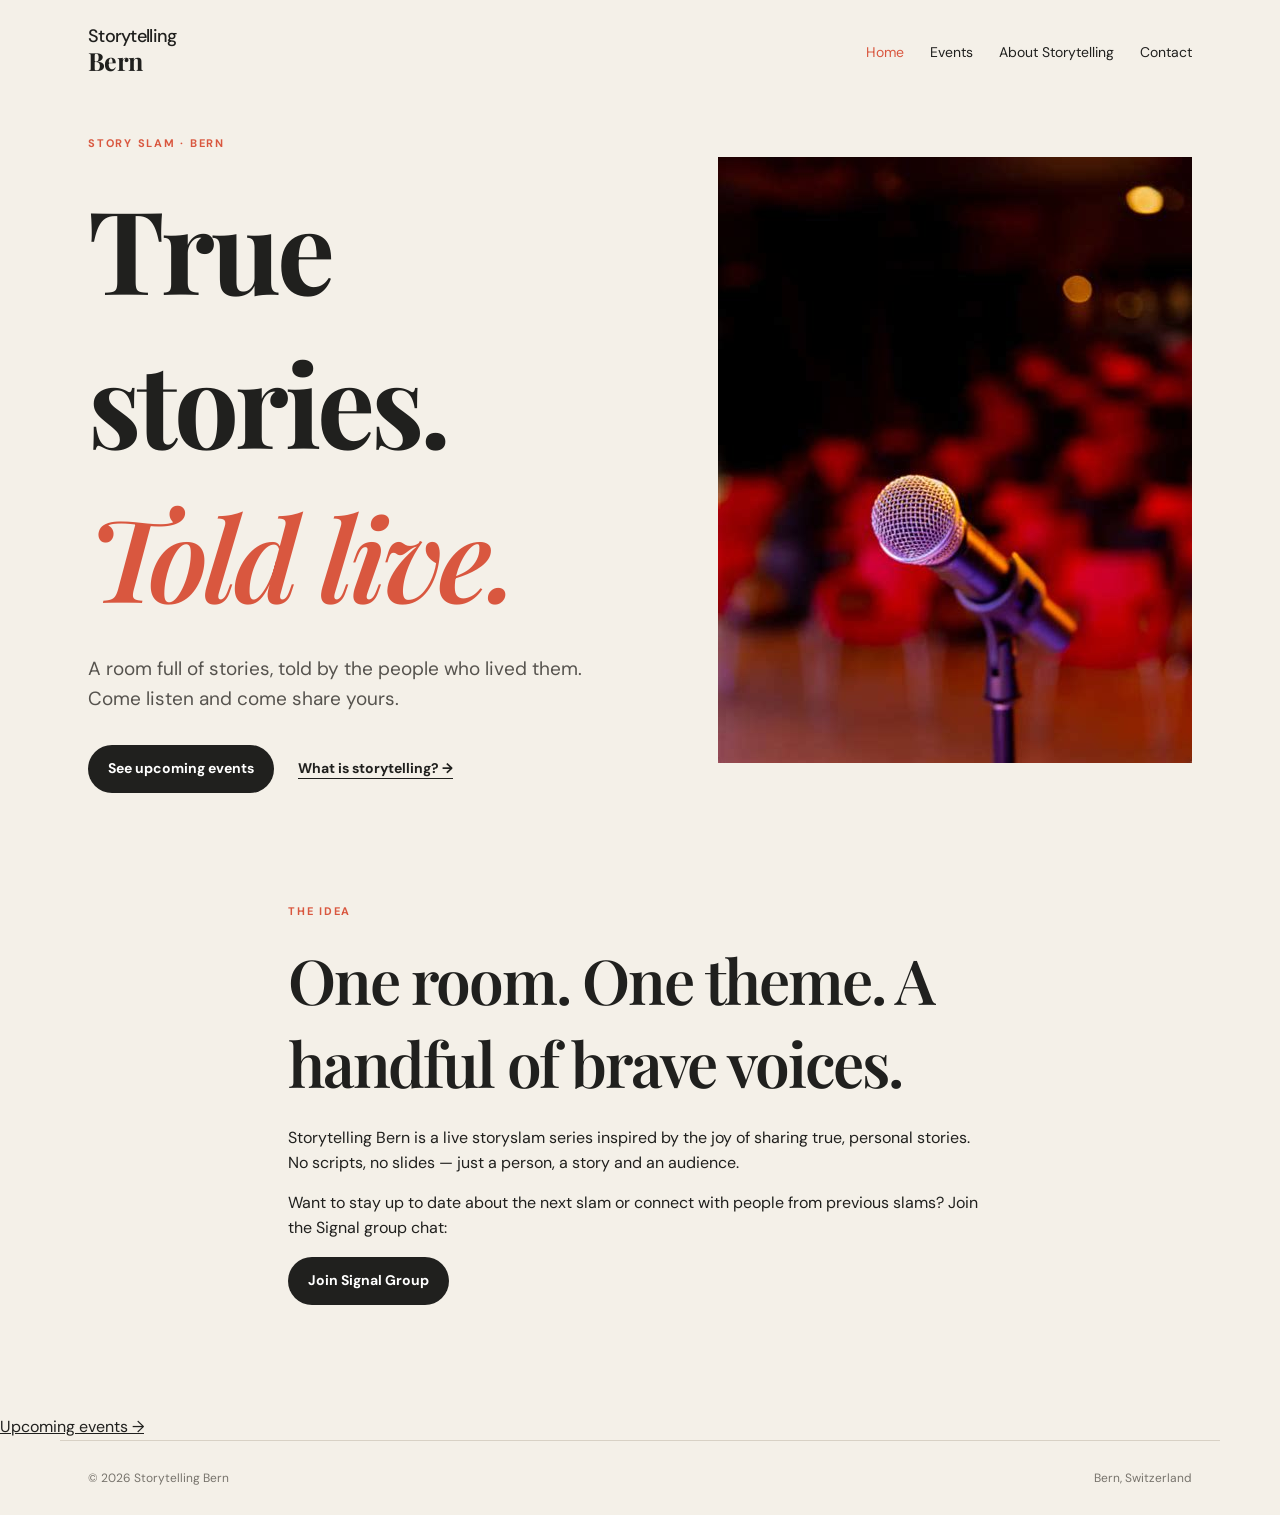
<file: index.html>
<!doctype html>
<html lang="en">
<head>
  <meta charset="utf-8">
  <meta name="viewport" content="width=device-width, initial-scale=1">
  <meta name="description" content="Storytelling Bern — true stories, told live in Bern.">
  <title>Storytelling Bern — True stories, told live</title>
  <link rel="stylesheet" href="styles.css">
</head>
<body>
<header class="site-header">
  <a class="logo" href="index.html"><span>Storytelling</span><strong>Bern</strong></a>
  <nav aria-label="Main navigation">
    <a class="active" href="index.html">Home</a>
    <a href="events.html">Events</a>
    <a href="about.html">About Storytelling</a>
    <a href="contact.html">Contact</a>
  </nav>
</header>

<main>
  <section class="hero">
    <div class="hero-copy">
      <p class="eyebrow">Story slam · Bern</p>
      <h1>True stories.<br><em>Told live.</em></h1>
      <p class="lede">A room full of stories, told by the people who lived them. Come listen and come share yours.</p>
      <div class="actions">
        <a class="button" href="events.html">See upcoming events</a>
        <a class="text-link" href="about.html">What is storytelling? →</a>
      </div>
    </div>
    <div class="home-image">
    <img
      src="microphone.jpg"
      alt="Storytelling Bern"
    >
  </div>
    </div>
  </section>

  <section class="intro">
    <p class="eyebrow">The idea</p>
    <h2>One room. One theme. A handful of brave voices.</h2>
    <p>Storytelling Bern is a live storyslam series inspired by the joy of sharing true, personal stories. No scripts, no slides — just a person, a story and an audience.</p>
    <p>Want to stay up to date about the next slam or connect with people from previous slams? Join the Signal group chat: </p>
      <div class="actions">
        <a class="button" href="https://eur03.safelinks.protection.outlook.com/?url=https%3A%2F%2Fsignal.group%2F%23CjQKIONEBd2QMImZbGcKyYE5tffDODAXUyPlwzF3KVMbm1-DEhCLy-dYwkiKw4SaP9sdU6gJ&data=05%7C02%7Camelie.koch%40unibe.ch%7C4ea04a7f3c334317dddf08df29123f4b%7Cd400387a212f43eaac7f77aa12d7977e%7C1%7C0%7C639274830484234715%7CUnknown%7CTWFpbGZsb3d8eyJFbXB0eU1hcGkiOnRydWUsIlYiOiIwLjAuMDAwMCIsIlAiOiJXaW4zMiIsIkFOIjoiTWFpbCIsIldUIjoyfQ%3D%3D%7C0%7C%7C%7C&sdata=w9AMqu7xLlTssJGCJs0l9kDTb0dwA1V60JmEjaWAyuE%3D&reserved=0
">Join Signal Group</a>
      </div>
    </p>
  </section>

    <a href="events.html" class="home-events-link">
      Upcoming events →
    </a>
</main>

<footer><span>© 2026 Storytelling Bern</span><span>Bern, Switzerland</span></footer>
</body>
</html>
</file>
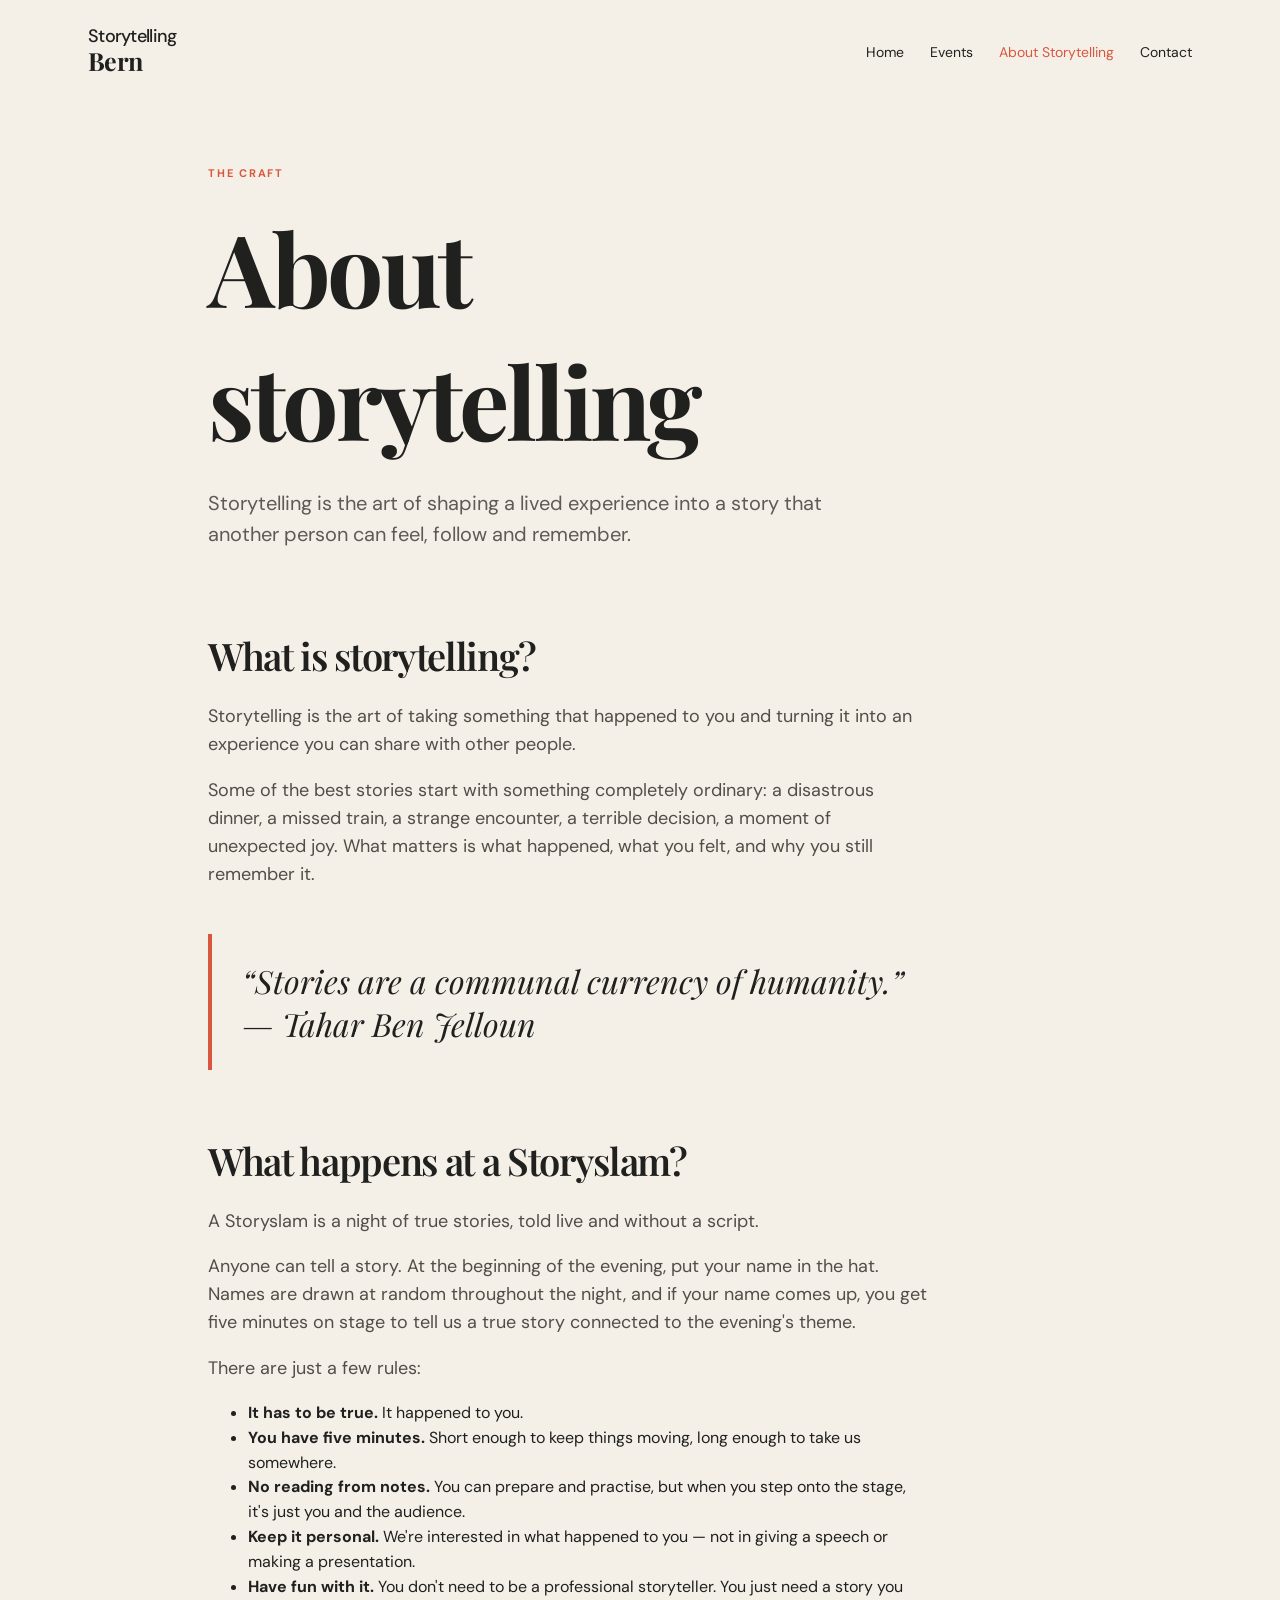
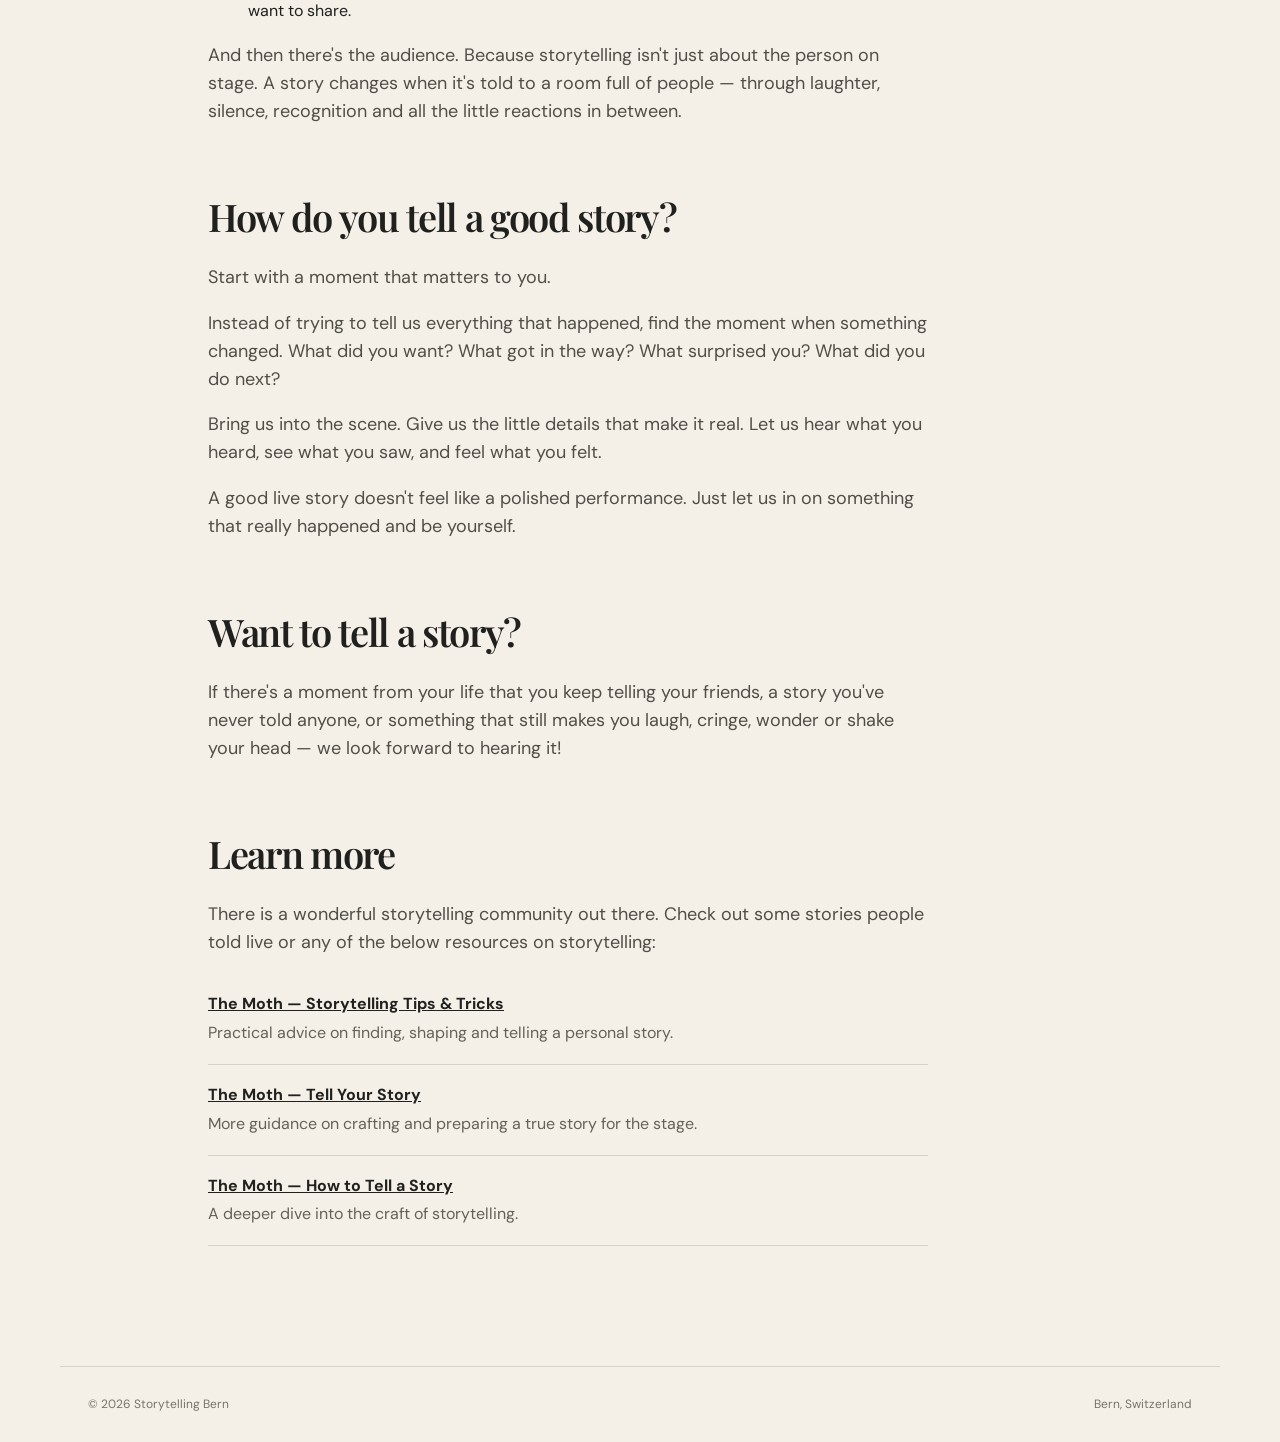
<file: about.html>
<!doctype html>
<html lang="en">
<head>
  <meta charset="utf-8"><meta name="viewport" content="width=device-width, initial-scale=1">
  <meta name="description" content="What storytelling is and how to tell a good true story.">
  <title>About Storytelling — Storytelling Bern</title>
  <link rel="stylesheet" href="styles.css">
</head>
<body>
<header class="site-header">
  <a class="logo" href="index.html"><span>Storytelling</span><strong>Bern</strong></a>
  <nav aria-label="Main navigation">
    <a href="index.html">Home</a><a href="events.html">Events</a><a class="active" href="about.html">About Storytelling</a><a href="contact.html">Contact</a>
  </nav>
</header>

<main class="page narrow">
  <div class="page-heading">
    <p class="eyebrow">The craft</p>
    <h1>About storytelling</h1>
    <p>Storytelling is the art of shaping a lived experience into a story that another person can feel, follow and remember.</p>
  </div>

  <div class="prose">

  <h2>What is storytelling?</h2>

  <p>
    Storytelling is the art of taking something that happened to you
    and turning it into an experience you can share with other people.
  </p>

  <p>
    Some of the
    best stories start with something completely ordinary: a disastrous
    dinner, a missed train, a strange encounter, a terrible decision,
    a moment of unexpected joy. What matters is what happened, what you
    felt, and why you still remember it.
  </p>

  <blockquote>
    “Stories are a communal currency of humanity.”
    <cite>— Tahar Ben Jelloun</cite>
  </blockquote>


  <h2>What happens at a Storyslam?</h2>

  <p>
    A Storyslam is a night of true stories, told live and without a script.
  </p>

  <p>
    Anyone can tell a story. At the beginning of the evening, put your
    name in the hat. Names are drawn at random throughout the night, and
    if your name comes up, you get five minutes on stage
    to tell us a true story connected to the evening's theme.
  </p>

  <p>There are just a few rules:</p>

  <ul>
    <li>
      <strong>It has to be true.</strong>
      It happened to you.
    </li>

    <li>
      <strong>You have five minutes.</strong>
      Short enough to keep things moving, long enough to take us somewhere.
    </li>

    <li>
      <strong>No reading from notes.</strong>
      You can prepare and practise, but when you step onto the stage,
      it's just you and the audience.
    </li>

    <li>
      <strong>Keep it personal.</strong>
      We're interested in what happened to you — not in giving a speech
      or making a presentation.
    </li>

    <li>
      <strong>Have fun with it.</strong>
      You don't need to be a professional storyteller. You just need
      a story you want to share.
    </li>
  </ul>

  <p>
    And then there's the audience. Because storytelling isn't just about
    the person on stage. A story changes when it's told to a room full of
    people — through laughter, silence, recognition and all the little
    reactions in between.
  </p>


  <h2>How do you tell a good story?</h2>

  <p>
    Start with a moment that matters to you.
  </p>

  <p>
    Instead of trying to tell us everything that happened, find the moment
    when something changed. What did you want? What got in the way? What
    surprised you? What did you do next?
  </p>

  <p>
    Bring us into the scene. Give us the little details that make it real.
    Let us hear what you heard, see what you saw, and feel what you felt.
  </p>

  <p>
    A good live story doesn't feel
    like a polished performance. Just let us in on
    something that really happened and be yourself.
  </p>


  <h2>Want to tell a story?</h2>

  <p>
    If there's a moment from your life that you keep telling your friends,
    a story you've never told anyone, or something that still makes you
    laugh, cringe, wonder or shake your head — we look forward to hearing it!
  </p>


  <h2>Learn more</h2>

  <p>
    There is a wonderful storytelling community out there. Check out some stories people told live or any of the below resources on storytelling:
  </p>

  <ul class="resources">

    <li>
      <a
        href="https://www.themoth.org/tell-your-story/storytelling-tips-tricks"
        target="_blank"
        rel="noopener"
      >
        The Moth — Storytelling Tips &amp; Tricks
      </a>

      <span>
        Practical advice on finding, shaping and telling a personal story.
      </span>
    </li>

    <li>
      <a
        href="https://www.themoth.org/tell-your-story"
        target="_blank"
        rel="noopener"
      >
        The Moth — Tell Your Story
      </a>

      <span>
        More guidance on crafting and preparing a true story for the stage.
      </span>
    </li>

    <li>
      <a
        href="https://themoth.org/how-to-tell-a-story"
        target="_blank"
        rel="noopener"
      >
        The Moth — How to Tell a Story
      </a>

      <span>
        A deeper dive into the craft of storytelling.
      </span>
    </li>

  </ul>

</div>
</main>
<footer><span>© 2026 Storytelling Bern</span><span>Bern, Switzerland</span></footer>
</body>
</html>
</file>
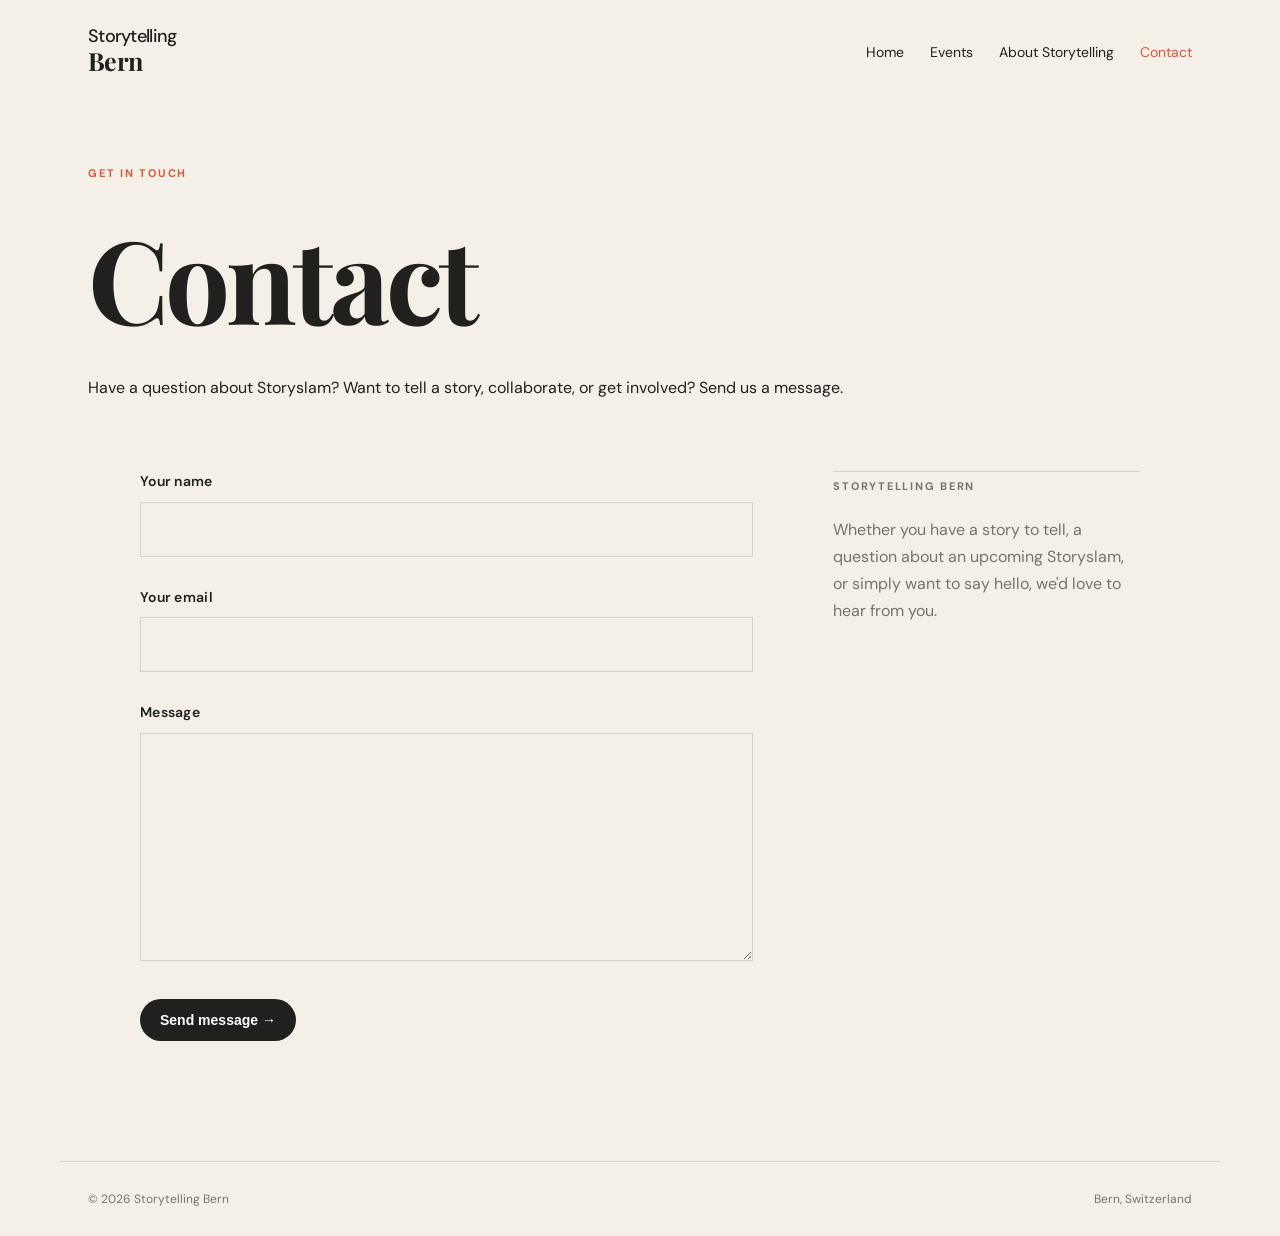
<file: contact.html>
<!doctype html>
<html lang="en">
<head>
  <meta charset="utf-8"><meta name="viewport" content="width=device-width, initial-scale=1">
  <meta name="description" content="Contact Storytelling Bern.">
  <title>Contact — Storytelling Bern</title>
  <link rel="stylesheet" href="styles.css">
</head>
<body>
<header class="site-header">
  <a class="logo" href="index.html"><span>Storytelling</span><strong>Bern</strong></a>
  <nav aria-label="Main navigation">
    <a href="index.html">Home</a><a href="events.html">Events</a><a href="about.html">About Storytelling</a><a class="active" href="contact.html">Contact</a>
  </nav>
</header>

<main class="page">

  <div class="page-intro">
    <p class="eyebrow">Get in touch</p>

    <h1>Contact</h1>

    <p class="lead">
      Have a question about Storyslam? Want to tell a story,
      collaborate, or get involved? Send us a message.
    </p>
  </div>


  <div class="contact-layout">

    <div class="contact-form-wrapper">

      <form
        action="https://formspree.io/f/xrpzrjvo"
        method="POST"
        class="contact-form"
      >

        <div class="form-field">
          <label for="name">Your name</label>

          <input
            type="text"
            id="name"
            name="name"
            autocomplete="name"
            required
          >
        </div>


        <div class="form-field">
          <label for="email">Your email</label>

          <input
            type="email"
            id="email"
            name="email"
            autocomplete="email"
            required
          >
        </div>


        <div class="form-field">
          <label for="message">Message</label>

          <textarea
            id="message"
            name="message"
            rows="8"
            required
          ></textarea>
        </div>


        <!-- Optional: subject of the email you receive -->
        <input
          type="hidden"
          name="_subject"
          value="New message from Storytelling Bern"
        >


        <button type="submit" class="button">
          Send message →
        </button>

      </form>

    </div>


    <div class="contact-note">

      <p class="eyebrow">Storytelling Bern</p>

      <p>
        Whether you have a story to tell, a question about an upcoming
        Storyslam, or simply want to say hello, we'd love to hear from you.
      </p>

    </div>

  </div>

</main>
<footer><span>© 2026 Storytelling Bern</span><span>Bern, Switzerland</span></footer>
</body>
</html>
</file>
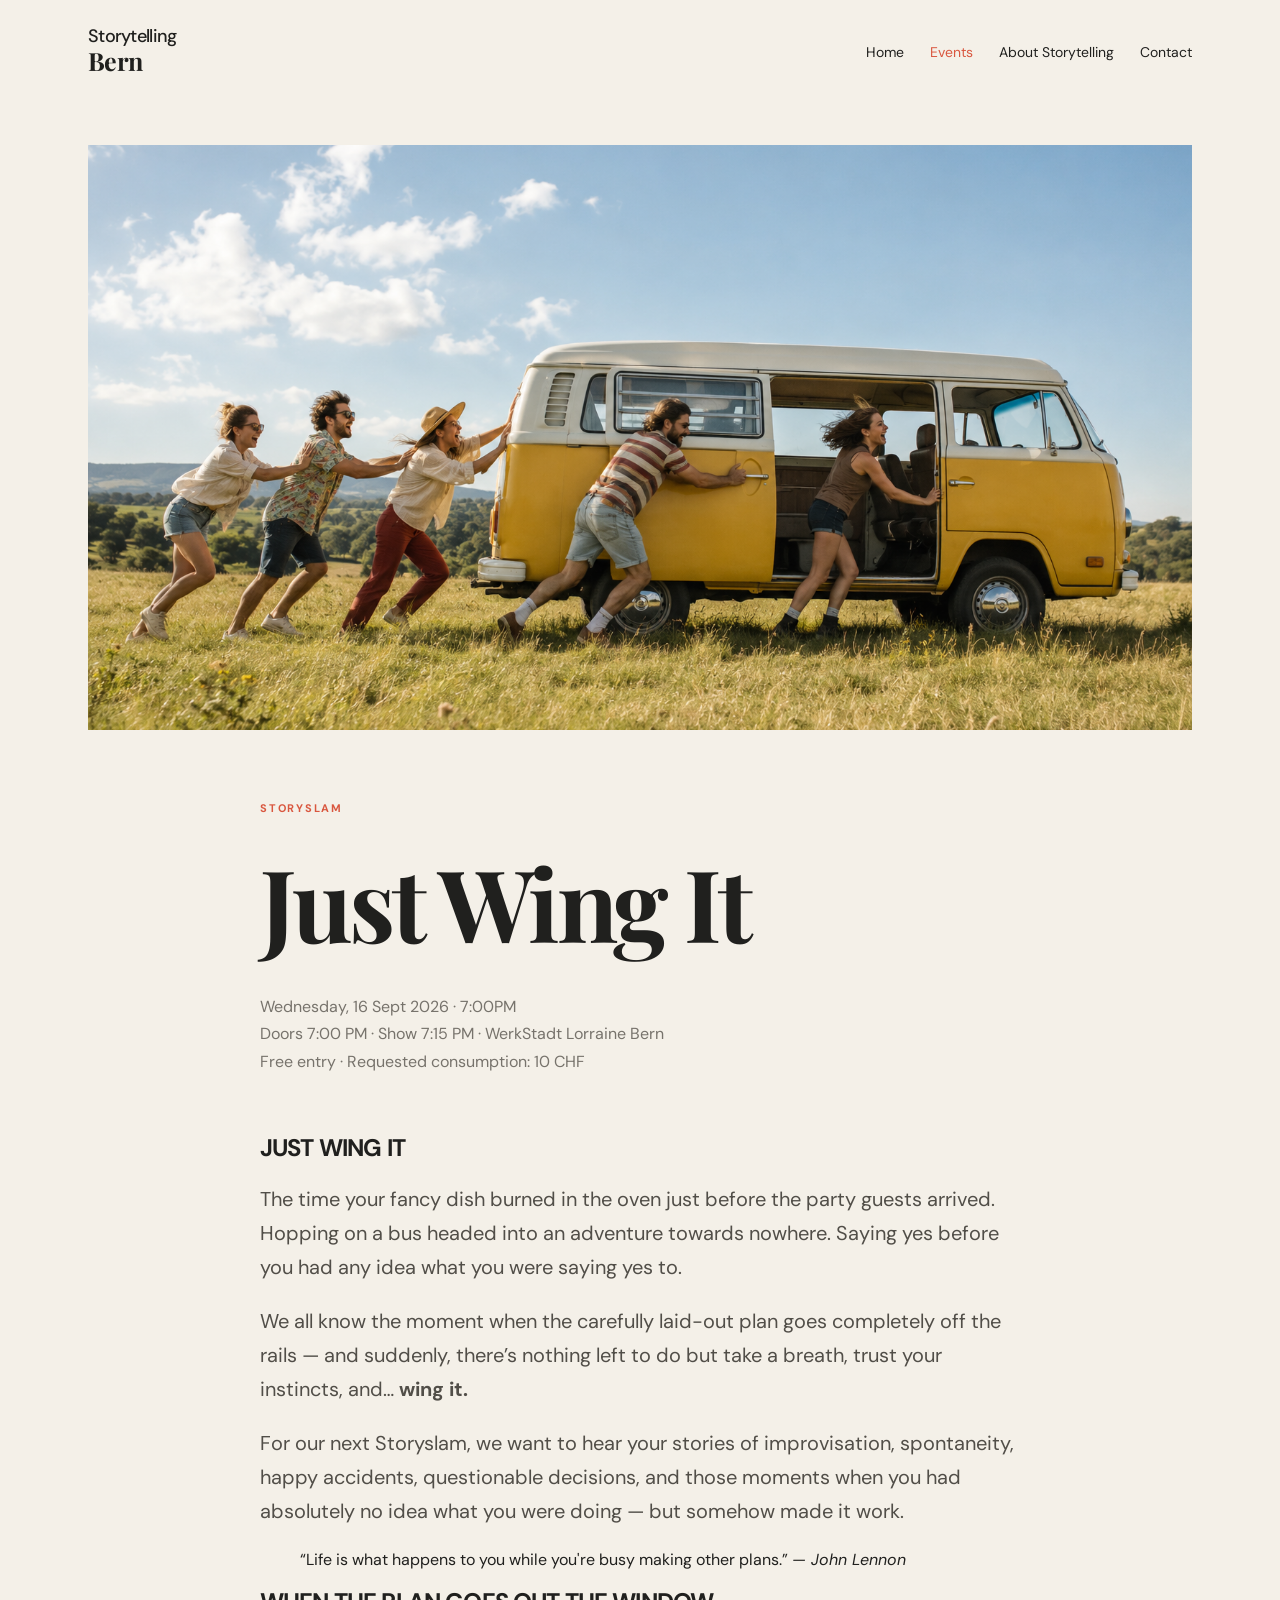
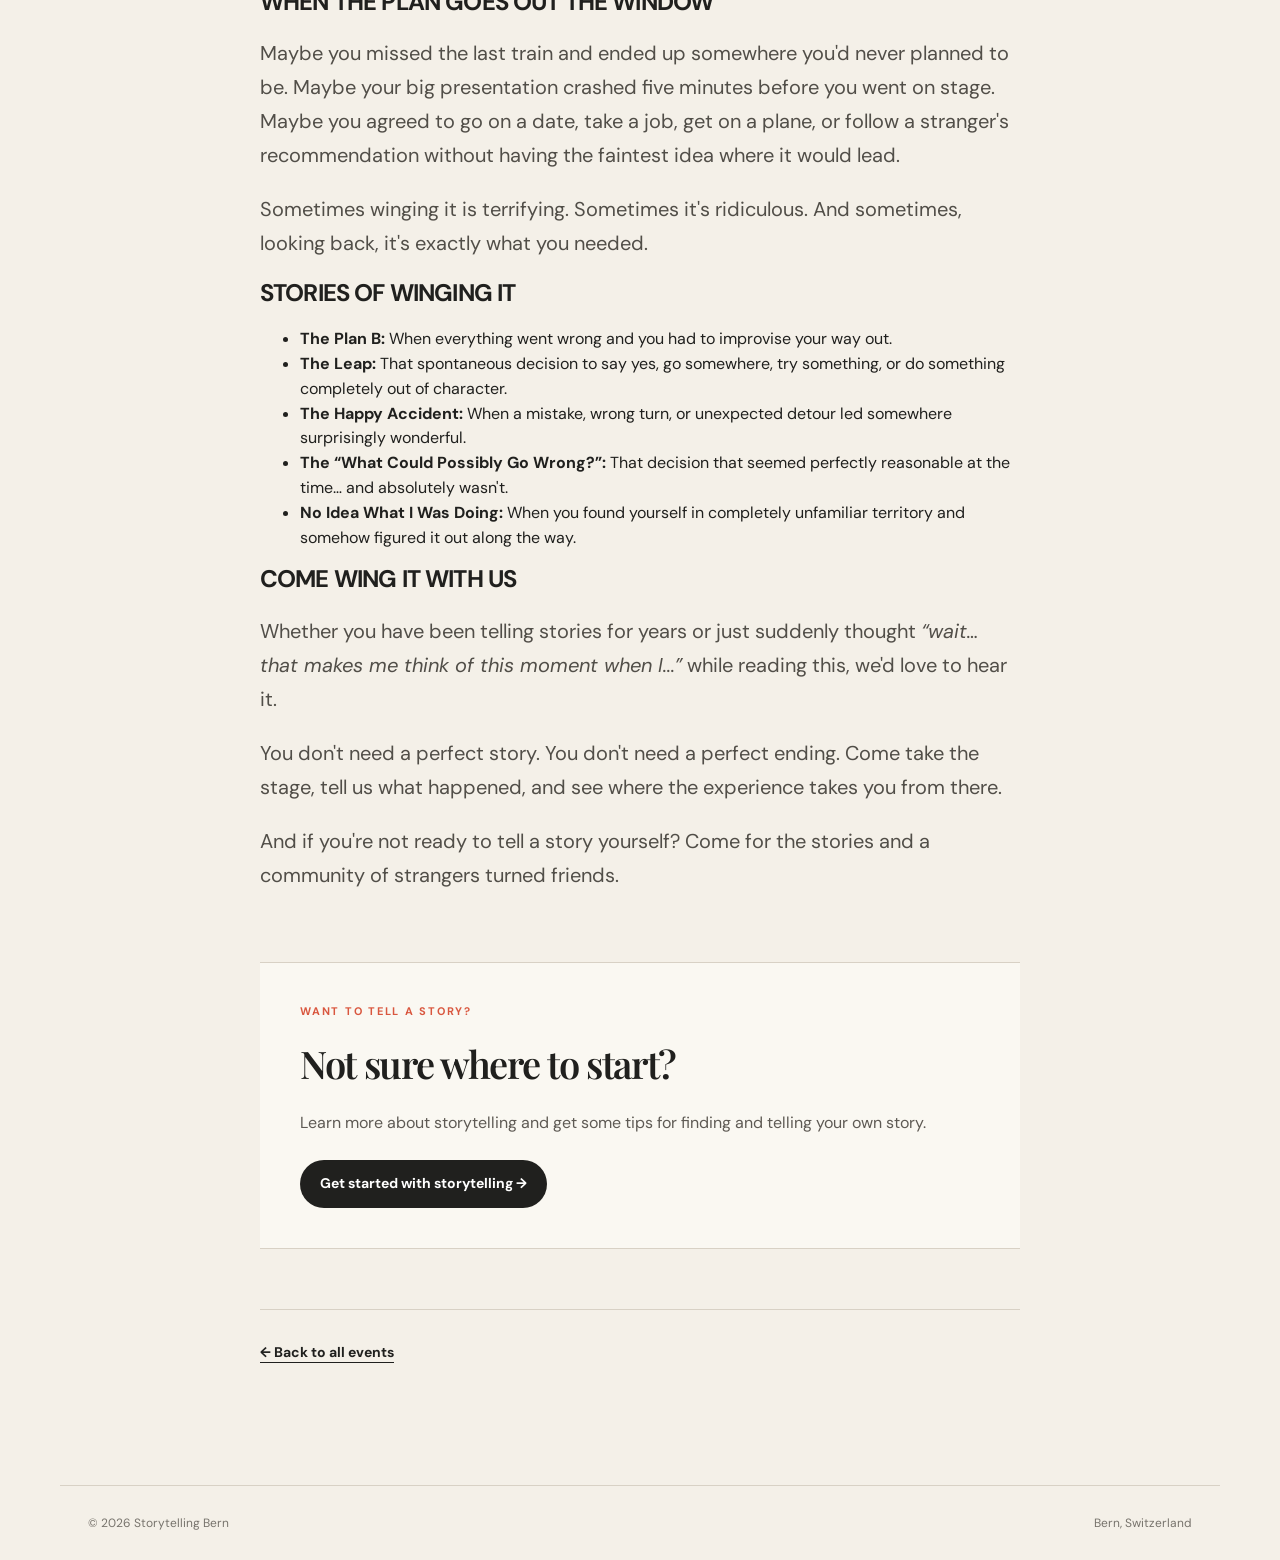
<file: event1.html>
<!doctype html>
<html lang="en">
<head>
  <meta charset="utf-8">
  <meta name="viewport" content="width=device-width, initial-scale=1">

  <meta name="description" content="Storyslam — Just Wing It — Storytelling Bern">

  <title>Just Wing It — Storytelling Bern</title>

  <link rel="stylesheet" href="styles.css">
</head>

<body>

<header class="site-header">
  <a class="logo" href="index.html">
    <span>Storytelling</span>
    <strong>Bern</strong>
  </a>

  <nav aria-label="Main navigation">
    <a href="index.html">Home</a>
    <a class="active" href="events.html">Events</a>
    <a href="about.html">About Storytelling</a>
    <a href="contact.html">Contact</a>
  </nav>
</header>


<main class="event-page">

  <!-- EVENT PHOTO -->
  <div class="event-hero-image">
    <img
      src="1_justwingit_picture.png"
      alt="People pushing a yellow van across a field"
    >
  </div>


  <!-- EVENT INFORMATION -->
  <article class="event-content">

    <p class="eyebrow">Storyslam</p>

    <h1>Just Wing It</h1>

    <p class="event-meta">
      Wednesday, 16 Sept 2026 · 7:00PM<br>
      Doors 7:00 PM · Show 7:15 PM · WerkStadt Lorraine Bern<br>
      Free entry · Requested consumption: 10 CHF
    </p>


    <!-- THEME INTRO -->
    <div class="event-intro">

  <h2>JUST WING IT</h2>

  <p>
    The time your fancy dish burned in the oven just before the party guests
    arrived. Hopping on a bus headed into an adventure towards nowhere.
    Saying yes before you had any idea what you were saying yes to.
  </p>

  <p>
    We all know the moment when the carefully laid-out plan goes completely
    off the rails — and suddenly, there’s nothing left to do but take a
    breath, trust your instincts, and… <strong>wing it.</strong>
  </p>

  <p>
    For our next Storyslam, we want to hear your stories of improvisation,
    spontaneity, happy accidents, questionable decisions, and those moments
    when you had absolutely no idea what you were doing — but somehow made
    it work.
  </p>

  <blockquote>
    “Life is what happens to you while you're busy making other plans.”
    <cite>— John Lennon</cite>
  </blockquote>

  <h2>WHEN THE PLAN GOES OUT THE WINDOW</h2>

  <p>
    Maybe you missed the last train and ended up somewhere you'd never
    planned to be. Maybe your big presentation crashed five minutes before
    you went on stage. Maybe you agreed to go on a date, take a job, get on
    a plane, or follow a stranger's recommendation without having the
    faintest idea where it would lead.
  </p>

  <p>
    Sometimes winging it is terrifying. Sometimes it's ridiculous. And
    sometimes, looking back, it's exactly what you needed.
  </p>

  <h2>STORIES OF WINGING IT</h2>

  <ul>
    <li>
      <strong>The Plan B:</strong>
      When everything went wrong and you had to improvise your way out.
    </li>

    <li>
      <strong>The Leap:</strong>
      That spontaneous decision to say yes, go somewhere, try something,
      or do something completely out of character.
    </li>

    <li>
      <strong>The Happy Accident:</strong>
      When a mistake, wrong turn, or unexpected detour led somewhere
      surprisingly wonderful.
    </li>

    <li>
      <strong>The “What Could Possibly Go Wrong?”:</strong>
      That decision that seemed perfectly reasonable at the time…
      and absolutely wasn't.
    </li>

    <li>
      <strong>No Idea What I Was Doing:</strong>
      When you found yourself in completely unfamiliar territory and
      somehow figured it out along the way.
    </li>
  </ul>

  <h2>COME WING IT WITH US</h2>

  <p>
    Whether you have been telling stories for years or just suddenly thought
    <em>“wait… that makes me think of this moment when I...”</em> while reading this, we'd love
    to hear it.
  </p>

  <p>
    You don't need a perfect story. You don't need a perfect ending.
    Come take the stage, tell us what happened, and see where the experience takes you from there.
  </p>

  <p>
    And if you're not ready to tell a story yourself? Come for the stories and a community of strangers turned friends.
  </p>

</div>


    <!-- STORYTELLING CTA -->
    <div class="event-cta">

      <p class="eyebrow">Want to tell a story?</p>

      <h2>Not sure where to start?</h2>

      <p>
        Learn more about storytelling and get some tips for
        finding and telling your own story.
      </p>

      <a class="button" href="about.html">
        Get started with storytelling →
      </a>

    </div>


    <!-- BACK BUTTON -->
    <div class="event-back">
      <a class="text-link" href="events.html">
        ← Back to all events
      </a>
    </div>

  </article>

</main>


<footer>
  <span>© 2026 Storytelling Bern</span>
  <span>Bern, Switzerland</span>
</footer>

</body>
</html>
</file>
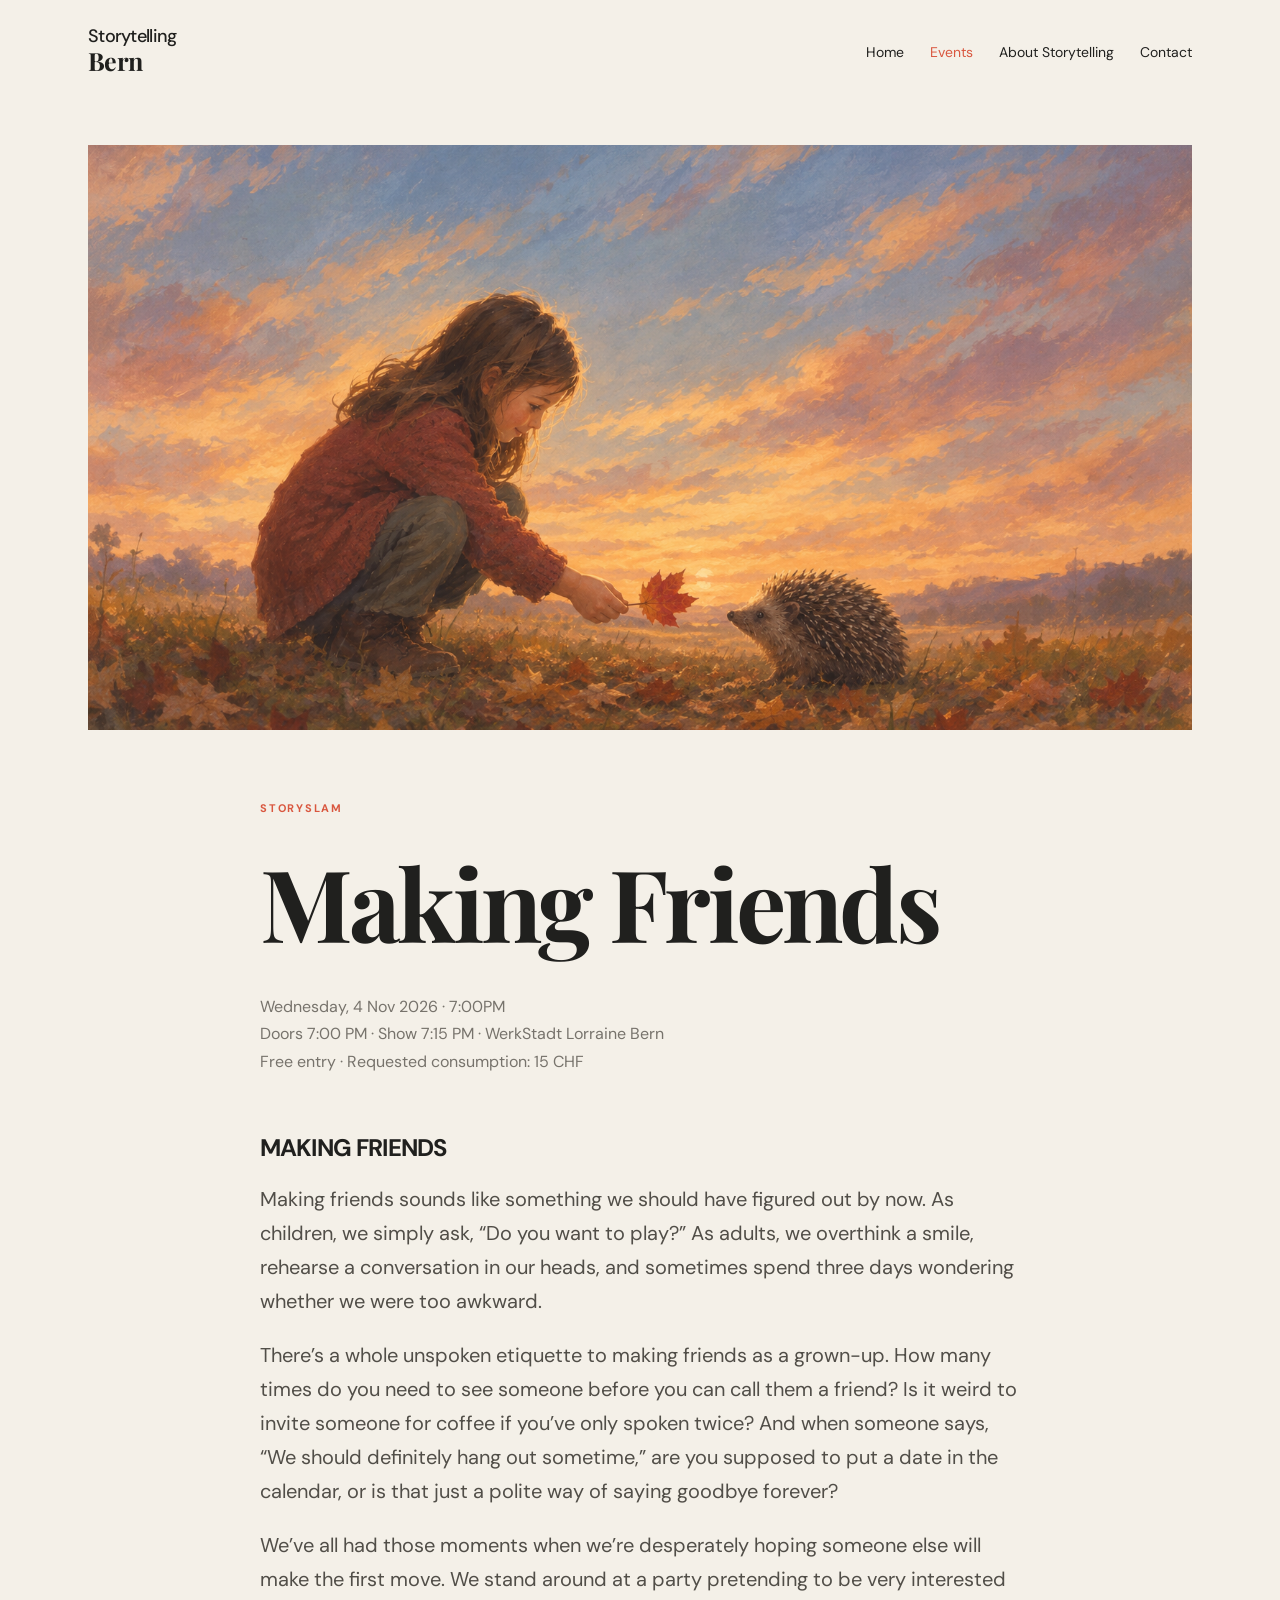
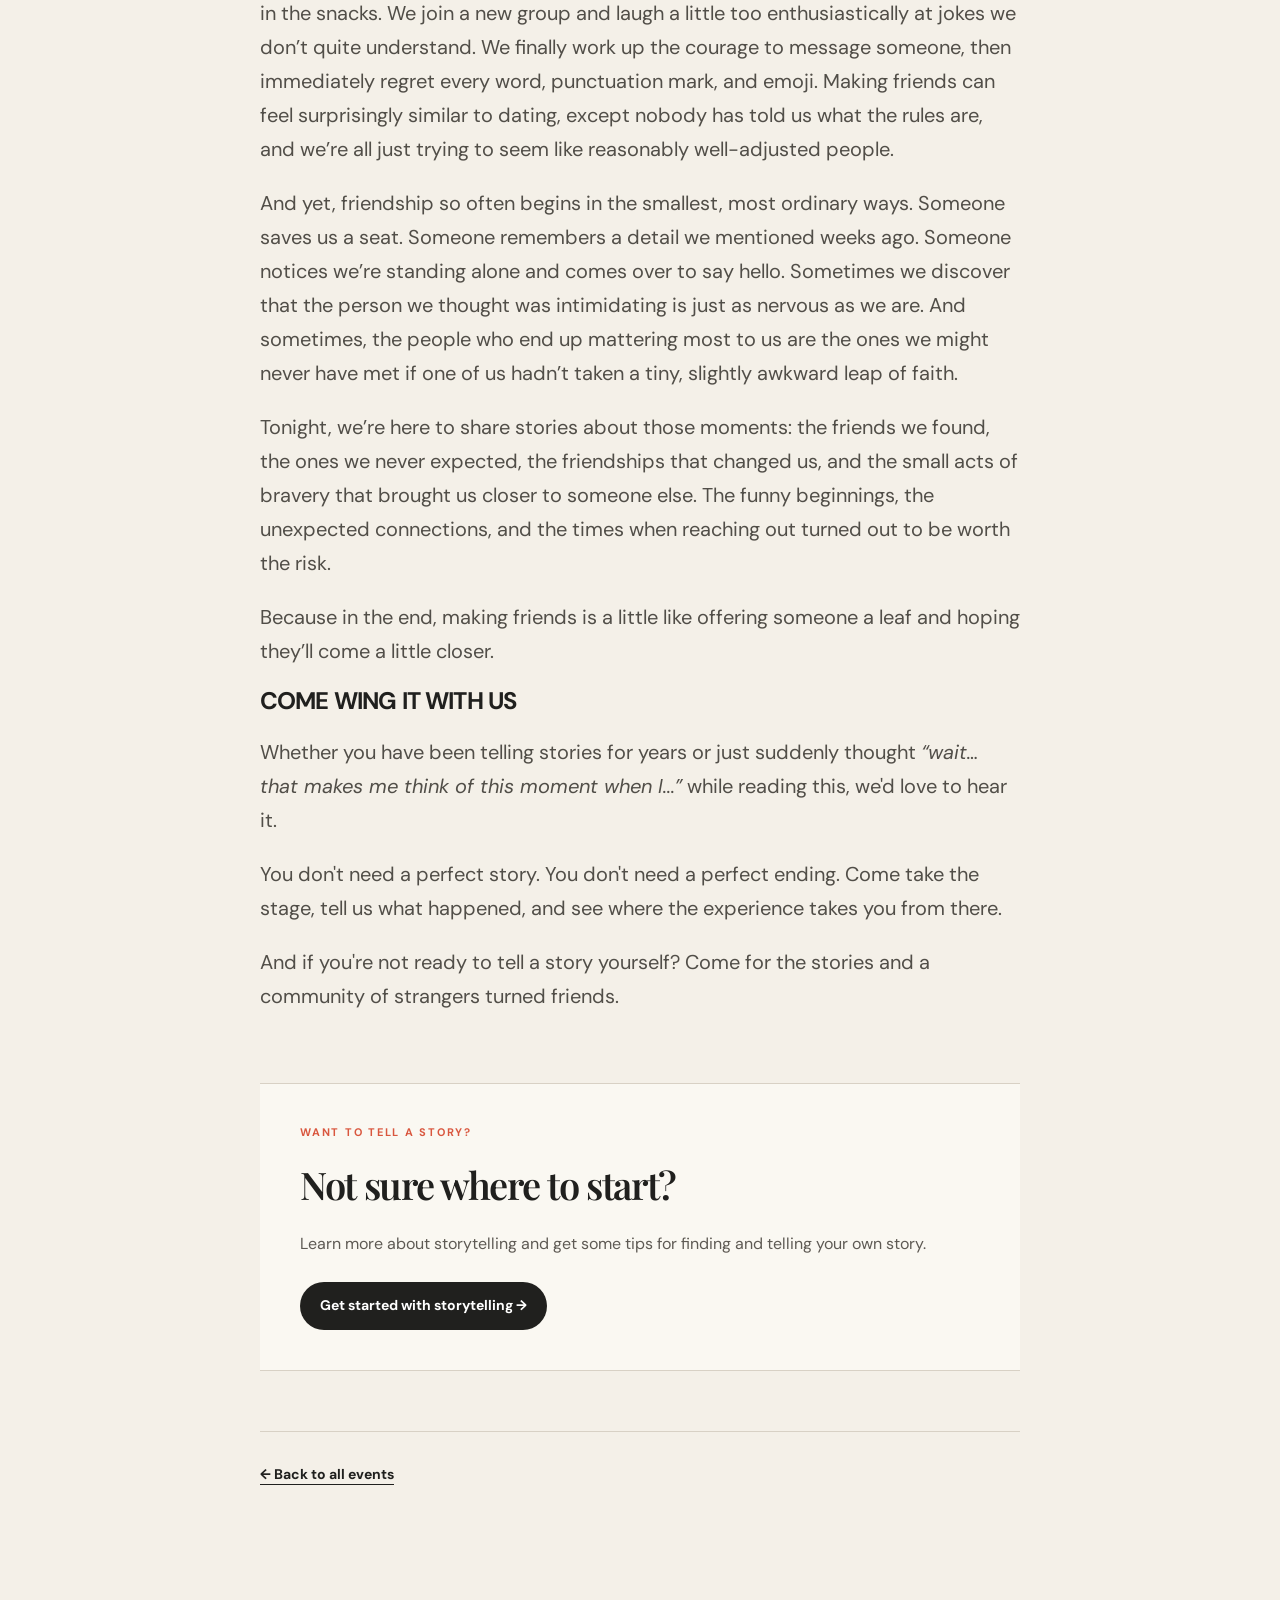
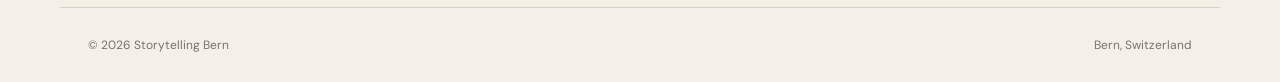
<file: event2.html>
<!doctype html>
<html lang="en">
<head>
  <meta charset="utf-8">
  <meta name="viewport" content="width=device-width, initial-scale=1">

  <meta name="description" content="Storyslam — Making Friends — Storytelling Bern">

  <title>Making Friends — Storytelling Bern</title>

  <link rel="stylesheet" href="styles.css">
</head>

<body>

<header class="site-header">
  <a class="logo" href="index.html">
    <span>Storytelling</span>
    <strong>Bern</strong>
  </a>

  <nav aria-label="Main navigation">
    <a href="index.html">Home</a>
    <a class="active" href="events.html">Events</a>
    <a href="about.html">About Storytelling</a>
    <a href="contact.html">Contact</a>
  </nav>
</header>


<main class="event-page">

  <!-- EVENT PHOTO -->
  <div class="event-hero-image">
    <img
      src="2_makingfriends_picture.png"
      alt="girl befriending hedgehog"
    >
  </div>


  <!-- EVENT INFORMATION -->
  <article class="event-content">

    <p class="eyebrow">Storyslam</p>

    <h1>Making Friends</h1>

    <p class="event-meta">
      Wednesday, 4 Nov 2026 · 7:00PM<br>
      Doors 7:00 PM · Show 7:15 PM · WerkStadt Lorraine Bern<br>
      Free entry · Requested consumption: 15 CHF
    </p>


    <!-- THEME INTRO -->
    <div class="event-intro">

  <h2>MAKING FRIENDS</h2>

  <p>
    Making friends sounds like something we should have figured out by now.
    As children, we simply ask, “Do you want to play?” As adults, we
    overthink a smile, rehearse a conversation in our heads, and sometimes
    spend three days wondering whether we were too awkward.
  </p>

  <p>
    There’s a whole unspoken etiquette to making friends as a grown-up.
    How many times do you need to see someone before you can call them a
    friend? Is it weird to invite someone for coffee if you’ve only spoken
    twice? And when someone says, “We should definitely hang out sometime,”
    are you supposed to put a date in the calendar, or is that just a
    polite way of saying goodbye forever?
  </p>

  <p>
    We’ve all had those moments when we’re desperately hoping someone else
    will make the first move. We stand around at a party pretending to be
    very interested in the snacks. We join a new group and laugh a little
    too enthusiastically at jokes we don’t quite understand. We finally
    work up the courage to message someone, then immediately regret every
    word, punctuation mark, and emoji. Making friends can feel surprisingly
    similar to dating, except nobody has told us what the rules are, and
    we’re all just trying to seem like reasonably well-adjusted people.
  </p>

  <p>
    And yet, friendship so often begins in the smallest, most ordinary
    ways. Someone saves us a seat. Someone remembers a detail we mentioned
    weeks ago. Someone notices we’re standing alone and comes over to say
    hello. Sometimes we discover that the person we thought was intimidating
    is just as nervous as we are. And sometimes, the people who end up
    mattering most to us are the ones we might never have met if one of us
    hadn’t taken a tiny, slightly awkward leap of faith.
  </p>

  <p>
    Tonight, we’re here to share stories about those moments: the friends
    we found, the ones we never expected, the friendships that changed us,
    and the small acts of bravery that brought us closer to someone else.
    The funny beginnings, the unexpected connections, and the times when
    reaching out turned out to be worth the risk.
  </p>

  <p>
    Because in the end, making friends is a little like offering someone
    a leaf and hoping they’ll come a little closer.
  </p>
</section>

  <h2>COME WING IT WITH US</h2>

  <p>
    Whether you have been telling stories for years or just suddenly thought
    <em>“wait… that makes me think of this moment when I...”</em> while reading this, we'd love
    to hear it.
  </p>

  <p>
    You don't need a perfect story. You don't need a perfect ending.
    Come take the stage, tell us what happened, and see where the experience takes you from there.
  </p>

  <p>
    And if you're not ready to tell a story yourself? Come for the stories and a community of strangers turned friends.
  </p>

</div>


    <!-- STORYTELLING CTA -->
    <div class="event-cta">

      <p class="eyebrow">Want to tell a story?</p>

      <h2>Not sure where to start?</h2>

      <p>
        Learn more about storytelling and get some tips for
        finding and telling your own story.
      </p>

      <a class="button" href="about.html">
        Get started with storytelling →
      </a>

    </div>


    <!-- BACK BUTTON -->
    <div class="event-back">
      <a class="text-link" href="events.html">
        ← Back to all events
      </a>
    </div>

  </article>

</main>


<footer>
  <span>© 2026 Storytelling Bern</span>
  <span>Bern, Switzerland</span>
</footer>

</body>
</html>
</file>
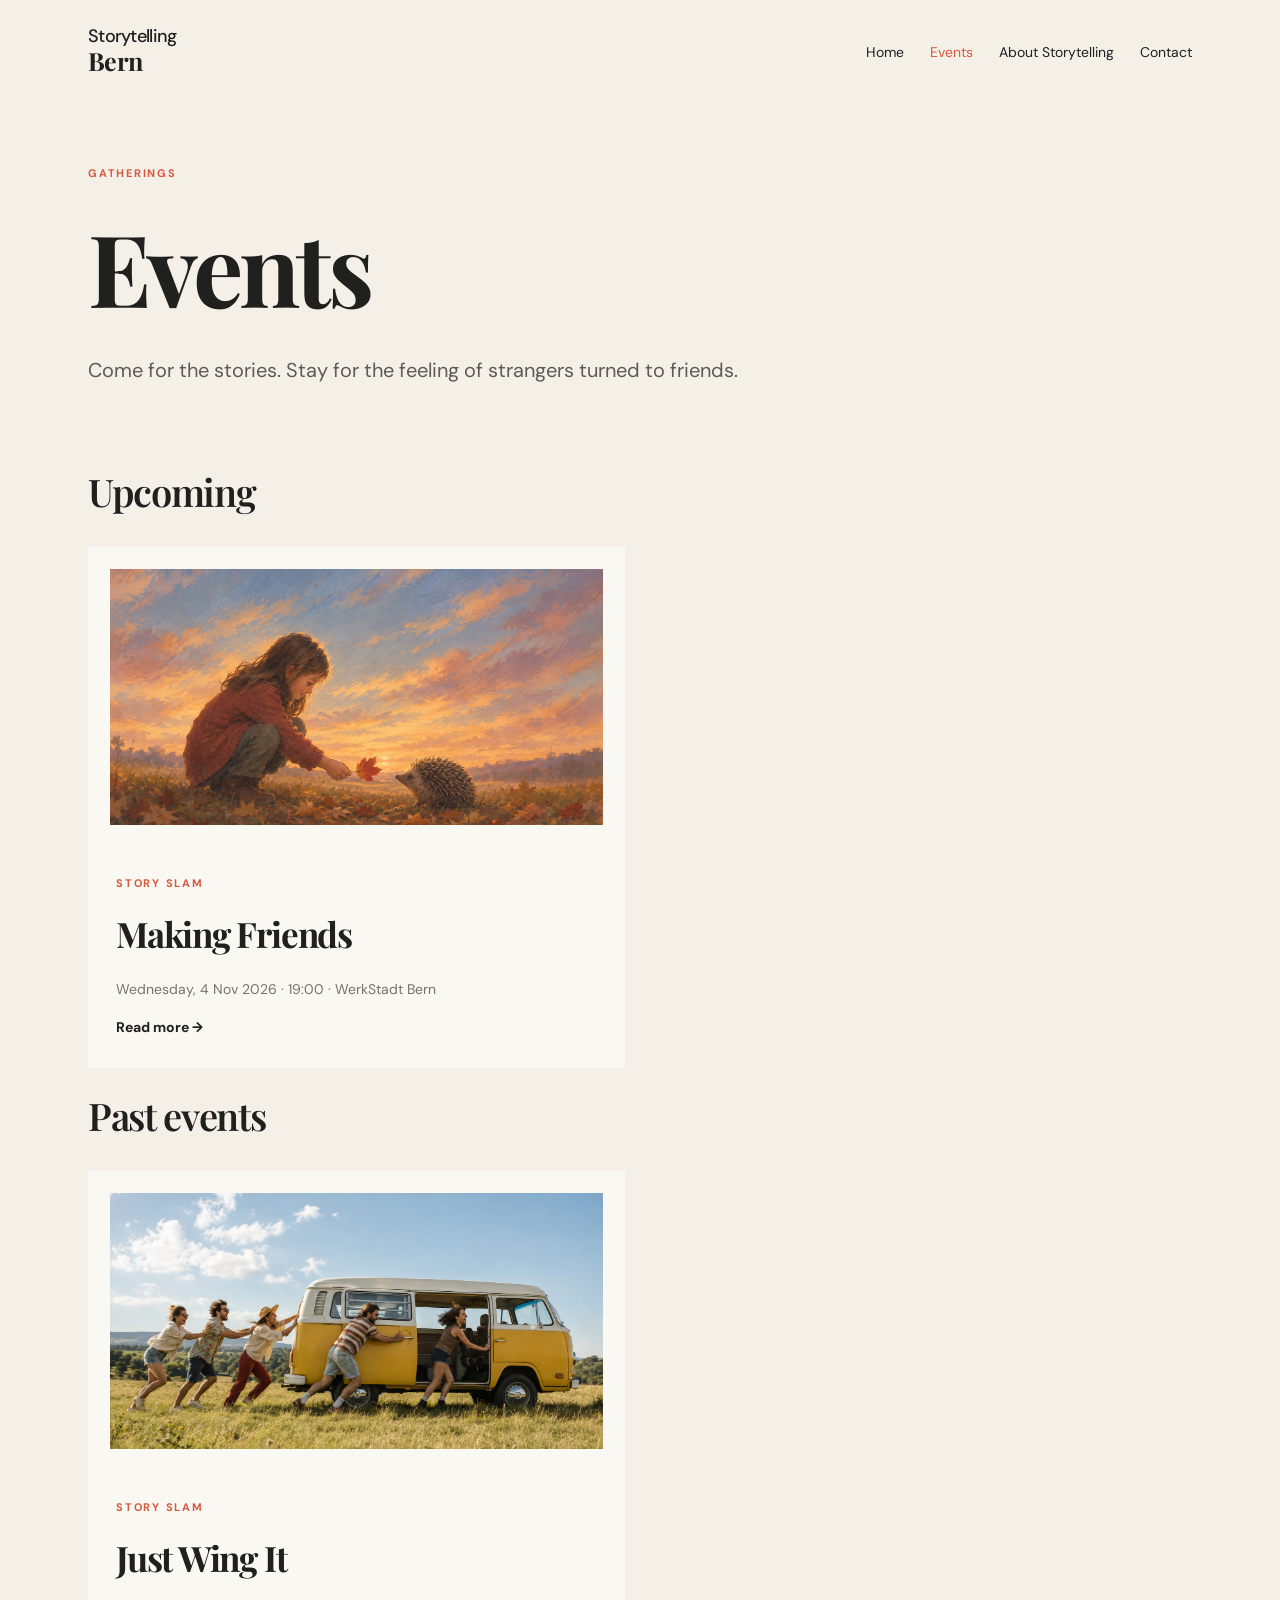
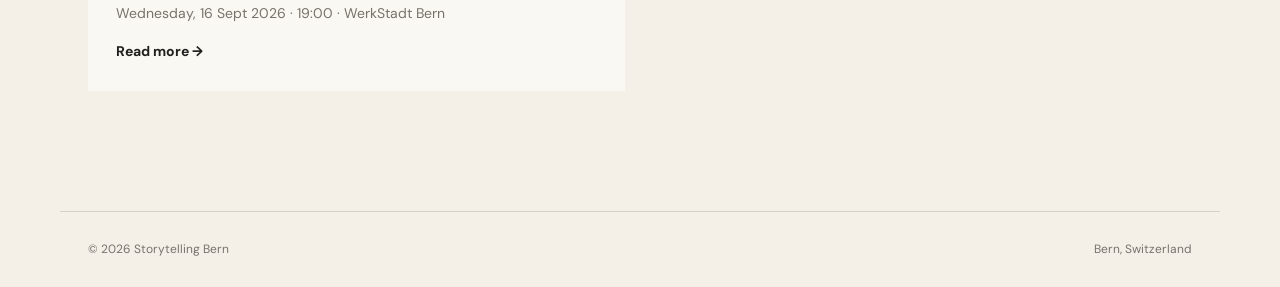
<file: events.html>
<!doctype html>
<html lang="en">
<head>
  <meta charset="utf-8">
  <meta name="viewport" content="width=device-width, initial-scale=1">
  <meta name="description" content="Upcoming and past Storytelling Bern events.">
  <title>Events — Storytelling Bern</title>
  <link rel="stylesheet" href="styles.css">
</head>
<body>
<header class="site-header">
  <a class="logo" href="index.html"><span>Storytelling</span><strong>Bern</strong></a>
  <nav aria-label="Main navigation">
    <a href="index.html">Home</a><a class="active" href="events.html">Events</a><a href="about.html">About Storytelling</a><a href="contact.html">Contact</a>
  </nav>
</header>

<main class="page">
  <div class="page-heading">
    <p class="eyebrow">Gatherings</p>
    <h1>Events</h1>
    <p>Come for the stories. Stay for the feeling of strangers turned to friends.</p>
  </div>

  <section>
    <h2 class="section-title">Upcoming</h2>
    <div class="event-grid">
      <article class="event-card">

        <a href="event2.html" class="event-card-link">

          <div class="event-photo">
            <img
              src="2_makingfriends_picture.png"
              alt="People pushing a yellow vintage van across a field"
            >
          </div>

          <div class="event-body">
            <p class="eyebrow">Story Slam</p>

            <h3><strong>Making Friends</strong></h3>

            <p class="event-meta">
              Wednesday, 4 Nov 2026 · 19:00 · WerkStadt Bern
            </p>

            <span class="text-link">
              Read more →
            </span>
          </div>

        </a>

      </article>

      <!--<article class="event-card">
        <div class="event-photo photo-two"><span>02</span></div>
        <div class="event-body">
          <p class="eyebrow">Story Slam</p>
          <h3>Another night of stories</h3>
          <p class="event-meta">DD Month YYYY · 19:30 · Venue, Bern</p>
          <p>Theme: <strong>Your theme</strong></p>
          <a href="contact.html" class="text-link">Questions / tell a story →</a>
        </div>
      </article>-->
    </div>
  </section>

  <h1> </h1>
  <h1> </h1>

  <section>
    <h2 class="section-title">Past events</h2>
    <div class="event-grid">
      <article class="event-card">

        <a href="event1.html" class="event-card-link">

          <div class="event-photo">
            <img
              src="1_justwingit_picture.png"
              alt="People pushing a yellow vintage van across a field"
            >
          </div>

          <div class="event-body">
            <p class="eyebrow">Story Slam</p>

            <h3><strong>Just Wing It</strong></h3>

            <p class="event-meta">
              Wednesday, 16 Sept 2026 · 19:00 · WerkStadt Bern
            </p>

            <span class="text-link">
              Read more →
            </span>
          </div>

        </a>

      </article>
      
    </div>
  </section>

</main>
<footer><span>© 2026 Storytelling Bern</span><span>Bern, Switzerland</span></footer>
</body>
</html>
</file>
<file: styles.css>
@import url('https://fonts.googleapis.com/css2?family=DM+Sans:wght@400;500;600;700&family=Playfair+Display:ital,wght@0,600;0,700;1,600&display=swap');

:root{--ink:#20201e;--paper:#f4f0e8;--cream:#faf8f2;--accent:#d9573f;--muted:#77736c;--line:#d8d1c5;--max:1160px}
*{box-sizing:border-box} html{scroll-behavior:smooth} body{margin:0;background:var(--paper);color:var(--ink);font-family:"DM Sans",sans-serif;line-height:1.55}
a{color:inherit} .site-header{max-width:var(--max);margin:auto;padding:28px 28px 18px;display:flex;align-items:center;justify-content:space-between;gap:30px}
.logo{font-size:18px;text-decoration:none;display:flex;flex-direction:column;line-height:.9;letter-spacing:-.04em}.logo span{font-weight:500}.logo strong{font:700 25px "Playfair Display",serif}
nav{display:flex;gap:26px;flex-wrap:wrap;justify-content:flex-end}nav a{text-decoration:none;font-size:14px}nav a:hover,nav .active{color:var(--accent)}
.hero{max-width:var(--max);margin:40px auto 110px;padding:0 28px;min-height:570px;display:grid;grid-template-columns:1fr .8fr;align-items:center;gap:50px}
.eyebrow{text-transform:uppercase;letter-spacing:.16em;font-size:11px;font-weight:700;color:var(--accent);margin:0 0 18px}
h1,h2,h3{line-height:1.05;margin:0 0 22px;letter-spacing:-.035em}h1{font:700 clamp(64px,9vw,116px) "Playfair Display",serif}h1 em{color:var(--accent);font-weight:600}
.lede{max-width:520px;font-size:19px;color:#56534e;margin:0 0 32px}.actions{display:flex;align-items:center;gap:24px;flex-wrap:wrap}
.button{display:inline-block;background:var(--ink);color:#fff;text-decoration:none;padding:13px 20px;border-radius:999px;font-size:14px;font-weight:700}.button:hover{background:var(--accent)}.button.small{padding:10px 16px}
.text-link{font-size:14px;font-weight:700;text-underline-offset:5px}.text-link:hover{color:var(--accent)}
.hero-art{height:520px;position:relative;background:#242321;border-radius:3px;overflow:hidden}.spotlight{position:absolute;width:520px;height:520px;border-radius:50%;background:radial-gradient(circle,rgba(244,240,232,.95) 0,rgba(244,240,232,.5) 28%,rgba(244,240,232,0) 68%);left:50%;top:34%;transform:translate(-50%,-50%)}.mic{position:absolute;width:120px;height:240px;border:7px solid var(--paper);border-radius:60px;left:50%;top:39%;transform:translate(-50%,-50%)}.mic:after{content:"";position:absolute;width:70px;height:90px;border:7px solid var(--paper);border-top:0;border-radius:0 0 50px 50px;left:18px;top:120px}.mic span{position:absolute;left:50%;top:230px;width:7px;height:70px;background:var(--paper);transform:translateX(-50%)}.stage-line{position:absolute;left:25%;right:25%;bottom:45px;height:3px;background:var(--accent)}
.intro{max-width:760px;margin:0 auto 110px;padding:0 28px}.intro h2{font:600 clamp(38px,5vw,62px) "Playfair Display",serif}.intro>p:last-child{font-size:18px;color:#5e5a54}
.feature-card{max-width:var(--max);margin:0 auto 120px;padding:48px;background:var(--cream);display:flex;justify-content:space-between;gap:30px;border-top:1px solid var(--line);border-bottom:1px solid var(--line)}.feature-card h2{font:600 44px "Playfair Display",serif}.event-meta{color:var(--muted);font-size:14px}.number{font:700 110px "Playfair Display",serif;color:var(--line)}
footer{max-width:var(--max);margin:auto;padding:28px;display:flex;justify-content:space-between;border-top:1px solid var(--line);color:var(--muted);font-size:12px}
.page{max-width:var(--max);margin:70px auto 120px;padding:0 28px}.page-heading{max-width:750px;margin-bottom:80px}.page-heading h1{font-size:clamp(62px,9vw,100px)}.page-heading>p:last-child{font-size:20px;color:#5e5a54;max-width:650px}
.section-title{font:600 38px "Playfair Display",serif;margin-bottom:30px}.event-grid{display:grid;grid-template-columns:repeat(2,1fr);gap:30px}.event-card{background:var(--cream)}.event-photo{height:300px;display:flex;align-items:flex-end;padding:22px}.event-photo span{font:600 50px "Playfair Display",serif}.event-photo {
  height: 300px;
  overflow: hidden;
}

.event-photo img {
  width: 100%;
  height: 100%;
  object-fit: cover;
  display: block;
}.event-body{padding:28px}.event-body h3{font:600 35px "Playfair Display",serif}.past{margin-top:100px}.past-list{border-top:1px solid var(--line)}.past-list article{display:flex;gap:28px;align-items:center;padding:22px 0;border-bottom:1px solid var(--line)}.past-date{width:64px;text-align:center;font:600 25px "Playfair Display",serif;line-height:.8}.past-date small{font:700 10px "DM Sans",sans-serif;letter-spacing:.12em}.past-list h3{font:600 24px "Playfair Display",serif;margin:0 0 5px}.past-list p{margin:0;color:var(--muted);font-size:14px}
.narrow{max-width:920px}.prose{max-width:720px}.prose h2{font:600 38px "Playfair Display",serif;margin-top:65px}.prose p{font-size:18px;color:#514e48}.prose blockquote{margin:45px 0;padding:25px 0 25px 30px;border-left:4px solid var(--accent);font:italic 32px "Playfair Display",serif}.questions{list-style:none;padding:0;margin:30px 0}.questions li{display:grid;grid-template-columns:170px 1fr;gap:20px;padding:18px 0;border-bottom:1px solid var(--line)}.questions span{color:#666158}.resources{list-style:none;padding:0}.resources li{padding:18px 0;border-bottom:1px solid var(--line);display:flex;flex-direction:column;gap:4px}.resources a{font-weight:700;text-decoration-underline-offset:4px}.resources span{color:#666158}.note{margin-top:45px;padding:25px;background:#e8e1d5;font-size:16px}.contact-page{display:grid;grid-template-columns:1fr 1fr;gap:80px;align-items:start}.contact-card{background:var(--ink);color:var(--paper);padding:45px}.contact-card .eyebrow{color:#e8a08f}.contact-card h2{font:600 48px "Playfair Display",serif}.contact-line{font-size:18px}.contact-card a:not(.button){text-decoration-underline-offset:4px}
@media(max-width:760px){.site-header{align-items:flex-start}.site-header nav{gap:12px}.hero{grid-template-columns:1fr;margin-top:25px;min-height:auto}.hero-art{height:390px}.intro,.feature-card{margin-bottom:80px}.feature-card{padding:30px}.number{display:none}.event-grid,.contact-page{grid-template-columns:1fr}.page{margin-top:45px}.page-heading{margin-bottom:55px}.questions li{grid-template-columns:1fr;gap:4px}footer{gap:15px;flex-direction:column}}
/* Event detail page */

.event-page {
  max-width: var(--max);
  margin: 50px auto 120px;
  padding: 0 28px;
}

.event-hero-image {
  width: 100%;
  height: min(65vh, 650px);
  overflow: hidden;
  background: var(--cream);
}

.event-hero-image img {
  width: 100%;
  height: 100%;
  object-fit: cover;
  display: block;
}

.event-content {
  max-width: 760px;
  margin: 70px auto 0;
}

.event-content h1 {
  font-size: clamp(60px, 9vw, 100px);
  margin-bottom: 25px;
}

.event-content .event-meta {
  font-size: 16px;
  color: var(--muted);
  line-height: 1.7;
}

.event-intro {
  margin-top: 60px;
}

.event-intro p {
  font-size: 20px;
  line-height: 1.7;
  color: #514e48;
}

.event-cta {
  margin-top: 70px;
  padding: 40px;
  background: var(--cream);
  border-top: 1px solid var(--line);
  border-bottom: 1px solid var(--line);
}

.event-cta h2 {
  font: 600 38px "Playfair Display", serif;
}

.event-cta p:not(.eyebrow) {
  color: #5e5a54;
  margin-bottom: 25px;
}

.event-back {
  margin-top: 60px;
  padding-top: 30px;
  border-top: 1px solid var(--line);
}

@media (max-width: 760px) {
  .event-page {
    margin-top: 25px;
  }

  .event-hero-image {
    height: 55vh;
  }

  .event-content {
    margin-top: 50px;
  }

  .event-intro {
    margin-top: 40px;
  }

  .event-intro p {
    font-size: 18px;
  }

  .event-cta {
    padding: 28px;
  }
}.event-card-link,
.event-card-link:hover,
.event-card-link:visited,
.event-card-link:active {
  text-decoration: none;
  color: inherit;
}/* Contact page */

.contact-layout {
  max-width: 1000px;
  margin: 70px auto 120px;
  display: grid;
  grid-template-columns: minmax(0, 2fr) minmax(220px, 1fr);
  gap: 80px;
  align-items: start;
}

.contact-form {
  width: 100%;
}

.form-field {
  margin-bottom: 30px;
}

.form-field label {
  display: block;
  font-family: inherit;
  font-size: 14px;
  font-weight: 600;
  margin-bottom: 9px;
  letter-spacing: 0.02em;
}

.form-field input,
.form-field textarea {
  width: 100%;
  box-sizing: border-box;
  padding: 14px 15px;
  border: 1px solid var(--line);
  background: transparent;
  font: inherit;
  font-size: 16px;
  color: inherit;
  border-radius: 0;
  outline: none;
}

.form-field textarea {
  resize: vertical;
  min-height: 180px;
}

.form-field input:focus,
.form-field textarea:focus {
  border-color: currentColor;
}

.contact-note {
  padding-top: 5px;
  border-top: 1px solid var(--line);
  color: var(--muted);
  line-height: 1.7;
}

.contact-note .eyebrow {
  color: inherit;
  margin-bottom: 20px;
}

.contact-form .button {
  border: 0;
  cursor: pointer;
}

@media (max-width: 760px) {

  .contact-layout {
    grid-template-columns: 1fr;
    gap: 60px;
    margin-top: 50px;
  }

}
</file>
